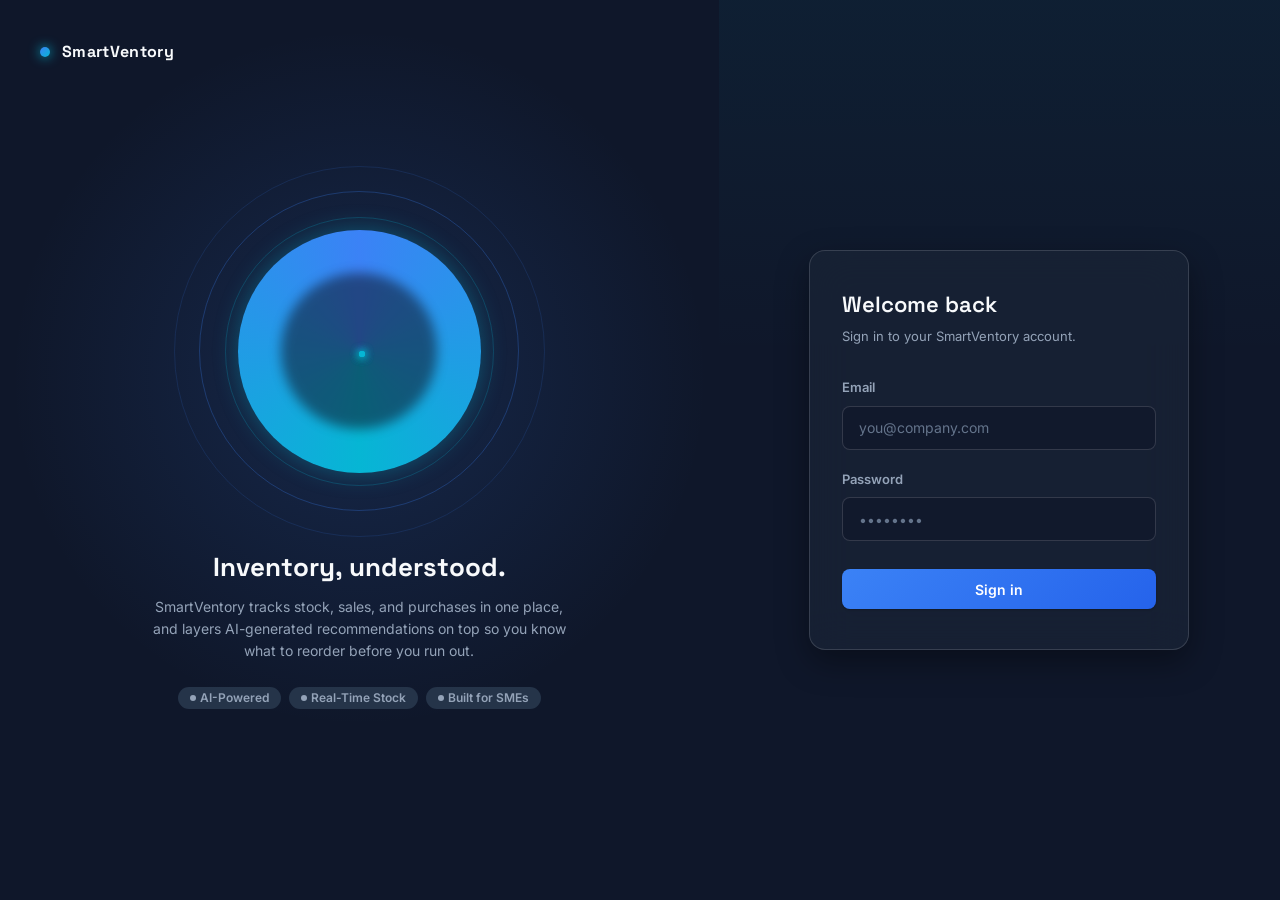
<file: frontend/index.html>
<!DOCTYPE html>
<html lang="en">
<head>
  <meta charset="UTF-8" />
  <meta name="viewport" content="width=device-width, initial-scale=1.0" />
  <title>SmartVentory</title>
  <link rel="stylesheet" href="css/main.css" />
  <link rel="stylesheet" href="css/components.css" />
  <style>
    /* Minimal — this page is only ever visible for a split second
       before the redirect fires. */
    body {
      display: flex;
      align-items: center;
      justify-content: center;
      min-height: 100vh;
    }
  </style>
</head>
<body>
  <div class="neural-orb neural-orb--sm">
    <div class="neural-orb__ring"></div>
    <div class="neural-orb__core"></div>
    <div class="neural-orb__node"></div>
  </div>

  <script type="module">
    import { isAuthenticated } from './js/auth.js';
    window.location.replace(isAuthenticated() ? 'dashboard.html' : 'login.html');
  </script>
</body>
</html>
</file>
<file: frontend/css/main.css>
@import url('https://fonts.googleapis.com/css2?family=Space+Grotesk:wght@500;600;700&family=Inter:wght@400;500;600;700&family=JetBrains+Mono:wght@400;500&display=swap');

/* ============================================================
   SmartVentory — Design Tokens
   Single source of truth for color, type, spacing, radius,
   shadow, and motion. Every page and component file consumes
   these — do not hardcode raw values anywhere else.
   ============================================================ */

:root {
  /* --- Color: surfaces --- */
  --bg: #0F172A;
  --bg-elevated: #131E33;
  --surface: #1E293B;
  --surface-hover: #253449;
  --border: rgba(255, 255, 255, 0.08);
  --border-strong: rgba(255, 255, 255, 0.14);

  /* --- Color: brand --- */
  --primary: #3B82F6;
  --primary-dim: #2563EB;
  --accent: #06B6D4;

  /* --- Color: semantic --- */
  --success: #10B981;
  --success-bg: rgba(16, 185, 129, 0.12);
  --warning: #F59E0B;
  --warning-bg: rgba(245, 158, 11, 0.12);
  --danger: #EF4444;
  --danger-bg: rgba(239, 68, 68, 0.12);

  /* --- Color: text --- */
  --text-primary: #F8FAFC;
  --text-secondary: #94A3B8;
  --text-muted: #64748B;

  /* --- Typography --- */
  --font-display: 'Space Grotesk', sans-serif;
  --font-body: 'Inter', sans-serif;
  --font-mono: 'JetBrains Mono', monospace;

  /* --- Spacing (4px base scale) --- */
  --space-1: 4px;
  --space-2: 8px;
  --space-3: 12px;
  --space-4: 16px;
  --space-5: 20px;
  --space-6: 24px;
  --space-8: 32px;
  --space-10: 40px;
  --space-12: 48px;
  --space-16: 64px;

  /* --- Radius --- */
  --radius-sm: 8px;
  --radius-md: 12px;
  --radius-lg: 16px;
  --radius-full: 999px;

  /* --- Shadow --- */
  --shadow-sm: 0 1px 2px rgba(0, 0, 0, 0.24);
  --shadow-md: 0 4px 16px rgba(0, 0, 0, 0.28);
  --shadow-lg: 0 12px 32px rgba(0, 0, 0, 0.36);
  --shadow-glow-primary: 0 0 0 1px rgba(59, 130, 246, 0.4), 0 8px 24px rgba(59, 130, 246, 0.28);
  --shadow-glow-accent: 0 0 24px rgba(6, 182, 212, 0.35);

  /* --- Motion --- */
  --ease-out: cubic-bezier(0.16, 1, 0.3, 1);
  --duration-fast: 120ms;
  --duration-base: 200ms;
  --duration-slow: 400ms;

  /* --- Layout --- */
  --sidebar-width: 240px;
  --sidebar-width-collapsed: 76px;
  --header-height: 68px;
}

/* ============================================================
   Reset
   ============================================================ */

*,
*::before,
*::after {
  box-sizing: border-box;
  margin: 0;
  padding: 0;
}

html {
  -webkit-text-size-adjust: 100%;
}

body {
  background: var(--bg);
  color: var(--text-primary);
  font-family: var(--font-body);
  font-size: 14px;
  line-height: 1.5;
  -webkit-font-smoothing: antialiased;
  min-height: 100vh;
}

img,
svg {
  display: block;
  max-width: 100%;
}

a {
  color: inherit;
  text-decoration: none;
}

button,
input,
select,
textarea {
  font: inherit;
  color: inherit;
  background: none;
  border: none;
}

button {
  cursor: pointer;
}

ul,
ol {
  list-style: none;
}

table {
  border-collapse: collapse;
}

/* ============================================================
   Base typography
   ============================================================ */

h1, h2, h3, h4, h5, h6 {
  font-family: var(--font-display);
  font-weight: 600;
  line-height: 1.25;
  color: var(--text-primary);
}

h1 { font-size: 28px; font-weight: 700; }
h2 { font-size: 22px; font-weight: 600; }
h3 { font-size: 18px; font-weight: 600; }

p {
  color: var(--text-secondary);
}

.text-mono {
  font-family: var(--font-mono);
}

.text-secondary {
  color: var(--text-secondary);
}

.text-muted {
  color: var(--text-muted);
}

/* ============================================================
   Focus states — visible everywhere, keyboard-navigable
   ============================================================ */

:focus-visible {
  outline: 2px solid var(--primary);
  outline-offset: 2px;
  border-radius: var(--radius-sm);
}

/* ============================================================
   Reduced motion — respected globally
   ============================================================ */

@media (prefers-reduced-motion: reduce) {
  *,
  *::before,
  *::after {
    animation-duration: 0.001ms !important;
    animation-iteration-count: 1 !important;
    transition-duration: 0.001ms !important;
    scroll-behavior: auto !important;
  }
}

/* ============================================================
   Layout utilities
   ============================================================ */

.container-centered {
  min-height: 100vh;
  display: flex;
  align-items: center;
  justify-content: center;
  padding: var(--space-6);
}

.visually-hidden {
  position: absolute;
  width: 1px;
  height: 1px;
  overflow: hidden;
  clip: rect(0 0 0 0);
  white-space: nowrap;
}

.hidden {
  display: none !important;
}
</file>
<file: frontend/css/components.css>
/* ============================================================
   SmartVentory — Shared Components
   Consumes tokens from main.css. Every page pulls from here for
   buttons, cards, badges, toasts, skeletons, and the neural orb.
   ============================================================ */

/* ============================================================
   Buttons
   ============================================================ */

.btn {
  display: inline-flex;
  align-items: center;
  justify-content: center;
  gap: var(--space-2);
  height: 40px;
  padding: 0 var(--space-5);
  border-radius: var(--radius-sm);
  font-family: var(--font-body);
  font-size: 14px;
  font-weight: 600;
  white-space: nowrap;
  transition: transform var(--duration-fast) var(--ease-out),
              box-shadow var(--duration-base) var(--ease-out),
              background var(--duration-base) var(--ease-out),
              border-color var(--duration-base) var(--ease-out);
}

.btn:active {
  transform: scale(0.97);
}

.btn:disabled {
  opacity: 0.5;
  cursor: not-allowed;
  transform: none;
}

.btn-primary {
  color: #fff;
  background: linear-gradient(135deg, var(--primary) 0%, var(--primary-dim) 100%);
  box-shadow: var(--shadow-sm);
}

.btn-primary:hover:not(:disabled) {
  box-shadow: var(--shadow-glow-primary);
  transform: translateY(-1px) scale(1.015);
}

.btn-secondary {
  color: var(--text-primary);
  background: var(--surface);
  border: 1px solid var(--border-strong);
}

.btn-secondary:hover:not(:disabled) {
  background: var(--surface-hover);
  border-color: var(--primary);
  transform: translateY(-1px);
}

.btn-ghost {
  color: var(--text-secondary);
  background: transparent;
}

.btn-ghost:hover:not(:disabled) {
  color: var(--text-primary);
  background: var(--surface);
}

.btn-danger {
  color: var(--danger);
  background: var(--danger-bg);
  border: 1px solid rgba(239, 68, 68, 0.24);
}

.btn-danger:hover:not(:disabled) {
  background: rgba(239, 68, 68, 0.2);
}

.btn-sm {
  height: 32px;
  padding: 0 var(--space-3);
  font-size: 13px;
}

.btn-icon {
  width: 40px;
  height: 40px;
  padding: 0;
  border-radius: var(--radius-sm);
}

.btn-icon.btn-sm {
  width: 32px;
  height: 32px;
}

.btn-block {
  width: 100%;
}

/* ============================================================
   Cards
   ============================================================ */

.card {
  background: var(--surface);
  border: 1px solid var(--border);
  border-radius: var(--radius-lg);
  padding: var(--space-6);
  transition: transform var(--duration-base) var(--ease-out),
              box-shadow var(--duration-base) var(--ease-out),
              border-color var(--duration-base) var(--ease-out);
}

.card-hover:hover {
  transform: translateY(-2px);
  box-shadow: var(--shadow-md);
  border-color: var(--border-strong);
}

/* ============================================================
   Badges
   ============================================================ */

.badge {
  display: inline-flex;
  align-items: center;
  gap: var(--space-1);
  height: 22px;
  padding: 0 var(--space-3);
  border-radius: var(--radius-full);
  font-size: 12px;
  font-weight: 600;
  line-height: 1;
  white-space: nowrap;
}

.badge::before {
  content: '';
  width: 6px;
  height: 6px;
  border-radius: 50%;
  background: currentColor;
}

.badge-success { color: var(--success); background: var(--success-bg); }
.badge-warning { color: var(--warning); background: var(--warning-bg); }
.badge-danger  { color: var(--danger);  background: var(--danger-bg); }
.badge-neutral { color: var(--text-secondary); background: var(--surface-hover); }

/* ============================================================
   Toasts
   ============================================================ */

.toast-container {
  position: fixed;
  top: var(--space-6);
  right: var(--space-6);
  z-index: 1000;
  display: flex;
  flex-direction: column;
  gap: var(--space-3);
  pointer-events: none;
}

.toast {
  pointer-events: auto;
  display: flex;
  align-items: flex-start;
  gap: var(--space-3);
  min-width: 300px;
  max-width: 380px;
  padding: var(--space-4);
  background: var(--bg-elevated);
  border: 1px solid var(--border-strong);
  border-left: 3px solid var(--primary);
  border-radius: var(--radius-md);
  box-shadow: var(--shadow-lg);
  font-size: 13px;
  color: var(--text-primary);
  animation: toast-in var(--duration-base) var(--ease-out);
}

.toast-success { border-left-color: var(--success); }
.toast-danger  { border-left-color: var(--danger); }
.toast-warning { border-left-color: var(--warning); }

.toast-exit {
  animation: toast-out var(--duration-base) var(--ease-out) forwards;
}

@keyframes toast-in {
  from { opacity: 0; transform: translateX(24px); }
  to   { opacity: 1; transform: translateX(0); }
}

@keyframes toast-out {
  from { opacity: 1; transform: translateX(0); }
  to   { opacity: 0; transform: translateX(24px); }
}

/* ============================================================
   Skeletons (loading placeholders)
   ============================================================ */

.skeleton {
  position: relative;
  overflow: hidden;
  background: var(--surface-hover);
  border-radius: var(--radius-sm);
}

.skeleton::after {
  content: '';
  position: absolute;
  inset: 0;
  transform: translateX(-100%);
  background: linear-gradient(90deg, transparent, rgba(255, 255, 255, 0.06), transparent);
  animation: skeleton-shimmer 1.6s infinite;
}

@keyframes skeleton-shimmer {
  100% { transform: translateX(100%); }
}

/* ============================================================
   Fade-in (section entrances)
   ============================================================ */

.fade-in {
  animation: fade-in-up var(--duration-slow) var(--ease-out) both;
}

@keyframes fade-in-up {
  from { opacity: 0; transform: translateY(8px); }
  to   { opacity: 1; transform: translateY(0); }
}

/* ============================================================
   Neural Orb — signature visual element
   Replaces the brief's original Spline 3D object: Claude cannot
   author Spline scenes (external web editor/account required),
   so a self-contained CSS/JS orb was built instead. See handover
   Section 15. Swap-in point for a real Spline embed later: drop
   an <iframe> inside #neural-orb, remove this block's children.
   ============================================================ */

.neural-orb {
  position: relative;
  width: 320px;
  height: 320px;
}

.neural-orb--sm {
  width: 40px;
  height: 40px;
}

.neural-orb__core {
  position: absolute;
  inset: 12%;
  border-radius: 50%;
  background: conic-gradient(from 0deg, var(--primary), var(--accent), var(--primary));
  filter: blur(0.5px);
  box-shadow: var(--shadow-glow-accent);
  animation: orb-rotate 14s linear infinite;
}

.neural-orb--sm .neural-orb__core {
  animation-duration: 28s;
}

.neural-orb__core::after {
  content: '';
  position: absolute;
  inset: 18%;
  border-radius: 50%;
  background: var(--bg);
  filter: blur(6px);
  opacity: 0.55;
}

.neural-orb__ring {
  position: absolute;
  inset: 0;
  border-radius: 50%;
  border: 1px solid rgba(59, 130, 246, 0.28);
  animation: orb-pulse 3.6s ease-in-out infinite;
}

.neural-orb__ring:nth-child(2) {
  inset: 8%;
  border-color: rgba(6, 182, 212, 0.22);
  animation-delay: 0.6s;
}

.neural-orb__ring:nth-child(3) {
  inset: -8%;
  border-color: rgba(59, 130, 246, 0.14);
  animation-delay: 1.2s;
}

.neural-orb__node {
  position: absolute;
  width: 6px;
  height: 6px;
  border-radius: 50%;
  background: var(--accent);
  box-shadow: 0 0 8px var(--accent);
  top: 50%;
  left: 50%;
  animation: node-orbit 9s linear infinite;
}

.neural-orb--sm .neural-orb__node {
  width: 3px;
  height: 3px;
  animation-duration: 16s;
}

.neural-orb__node:nth-child(4) { animation-delay: 0s; }
.neural-orb__node:nth-child(5) { animation-delay: -3s; animation-duration: 11s; }
.neural-orb__node:nth-child(6) { animation-delay: -6s; animation-duration: 7.5s; }

@keyframes orb-rotate {
  from { transform: rotate(0deg); }
  to   { transform: rotate(360deg); }
}

@keyframes orb-pulse {
  0%, 100% { transform: scale(1); opacity: 0.6; }
  50%      { transform: scale(1.04); opacity: 1; }
}

@keyframes node-orbit {
  from { transform: rotate(0deg) translateX(150px) rotate(0deg); }
  to   { transform: rotate(360deg) translateX(150px) rotate(-360deg); }
}

.neural-orb--sm .neural-orb__node {
  animation-name: node-orbit-sm;
}

@keyframes node-orbit-sm {
  from { transform: rotate(0deg) translateX(19px) rotate(0deg); }
  to   { transform: rotate(360deg) translateX(19px) rotate(-360deg); }
}

/* ============================================================
   Modals — create/edit forms for every CRUD page
   ============================================================ */

.modal-overlay {
  position: fixed;
  inset: 0;
  z-index: 200;
  display: flex;
  align-items: center;
  justify-content: center;
  padding: var(--space-6);
  background: rgba(15, 23, 42, 0.72);
  backdrop-filter: blur(4px);
  -webkit-backdrop-filter: blur(4px);
  animation: fade-in-up var(--duration-base) var(--ease-out);
}

.modal {
  width: 100%;
  max-width: 520px;
  max-height: 88vh;
  display: flex;
  flex-direction: column;
  background: var(--bg-elevated);
  border: 1px solid var(--border-strong);
  border-radius: var(--radius-lg);
  box-shadow: var(--shadow-lg);
}

.modal__header {
  display: flex;
  align-items: center;
  justify-content: space-between;
  padding: var(--space-5) var(--space-6);
  border-bottom: 1px solid var(--border);
}

.modal__close {
  width: 32px;
  height: 32px;
  border-radius: var(--radius-sm);
  color: var(--text-secondary);
  display: flex;
  align-items: center;
  justify-content: center;
}

.modal__close:hover {
  background: var(--surface);
  color: var(--text-primary);
}

.modal__body {
  padding: var(--space-6);
  overflow-y: auto;
}

.modal__footer {
  display: flex;
  justify-content: flex-end;
  gap: var(--space-3);
  padding: var(--space-5) var(--space-6);
  border-top: 1px solid var(--border);
}
</file>
<file: frontend/css/layout.css>
/* ============================================================
   SmartVentory — App Shell Layout
   Sidebar + header, shared across every authenticated page via
   layout.js. Consumes tokens from main.css.
   ============================================================ */

.app-shell {
  display: flex;
  min-height: 100vh;
}

/* ============================================================
   Sidebar
   ============================================================ */

.sidebar {
  position: fixed;
  top: 0;
  left: 0;
  bottom: 0;
  width: var(--sidebar-width);
  display: flex;
  flex-direction: column;
  background: var(--bg-elevated);
  border-right: 1px solid var(--border);
  padding: var(--space-5) var(--space-3);
  transition: width var(--duration-base) var(--ease-out);
  z-index: 100;
}

.app-shell--collapsed .sidebar {
  width: var(--sidebar-width-collapsed);
}

.sidebar__brand {
  display: flex;
  align-items: center;
  gap: var(--space-3);
  padding: var(--space-2) var(--space-3);
  margin-bottom: var(--space-6);
  overflow: hidden;
}

.sidebar__brand-dot {
  flex-shrink: 0;
  width: 10px;
  height: 10px;
  border-radius: 50%;
  background: linear-gradient(135deg, var(--primary), var(--accent));
  box-shadow: 0 0 10px var(--accent);
}

.sidebar__brand-name {
  font-family: var(--font-display);
  font-weight: 700;
  font-size: 15px;
  white-space: nowrap;
}

.sidebar__nav {
  display: flex;
  flex-direction: column;
  gap: var(--space-1);
  flex: 1;
  overflow-y: auto;
}

.sidebar__footer {
  display: flex;
  flex-direction: column;
  gap: var(--space-1);
  padding-top: var(--space-3);
  border-top: 1px solid var(--border);
}

.nav-item {
  display: flex;
  align-items: center;
  gap: var(--space-3);
  height: 40px;
  padding: 0 var(--space-3);
  border-radius: var(--radius-sm);
  color: var(--text-secondary);
  font-size: 13.5px;
  font-weight: 500;
  white-space: nowrap;
  overflow: hidden;
  width: 100%;
  transition: background var(--duration-fast) var(--ease-out),
              color var(--duration-fast) var(--ease-out);
}

.nav-item__icon {
  flex-shrink: 0;
  display: flex;
}

.nav-item:hover {
  background: var(--surface);
  color: var(--text-primary);
}

.nav-item--active {
  background: var(--surface);
  color: var(--text-primary);
  position: relative;
}

.nav-item--active::before {
  content: '';
  position: absolute;
  left: -12px;
  top: 8px;
  bottom: 8px;
  width: 3px;
  border-radius: var(--radius-full);
  background: linear-gradient(180deg, var(--primary), var(--accent));
}

.nav-item--active .nav-item__icon {
  color: var(--primary);
}

.nav-item--disabled {
  opacity: 0.4;
  cursor: not-allowed;
}

.nav-item--button {
  cursor: pointer;
}

.app-shell--collapsed .nav-item__label,
.app-shell--collapsed .sidebar__brand-name {
  display: none;
}

.app-shell--collapsed .nav-item,
.app-shell--collapsed .sidebar__brand {
  justify-content: center;
  padding: 0;
}

.sidebar__collapse-toggle {
  position: absolute;
  top: var(--space-6);
  right: -12px;
  width: 24px;
  height: 24px;
  border-radius: 50%;
  background: var(--surface);
  border: 1px solid var(--border-strong);
  color: var(--text-secondary);
  display: flex;
  align-items: center;
  justify-content: center;
  transition: transform var(--duration-base) var(--ease-out);
}

.sidebar__collapse-toggle:hover {
  color: var(--text-primary);
  border-color: var(--primary);
}

.app-shell--collapsed .sidebar__collapse-toggle svg {
  transform: rotate(180deg);
}

/* ============================================================
   Main column (header + page content)
   ============================================================ */

.app-main {
  flex: 1;
  margin-left: var(--sidebar-width);
  min-width: 0;
  transition: margin-left var(--duration-base) var(--ease-out);
}

.app-shell--collapsed .app-main {
  margin-left: var(--sidebar-width-collapsed);
}

.header {
  position: sticky;
  top: 0;
  height: var(--header-height);
  display: flex;
  align-items: center;
  gap: var(--space-6);
  padding: 0 var(--space-8);
  background: rgba(15, 23, 42, 0.85);
  backdrop-filter: blur(12px);
  -webkit-backdrop-filter: blur(12px);
  border-bottom: 1px solid var(--border);
  z-index: 90;
}

.header__title {
  font-size: 18px;
  white-space: nowrap;
}

.header__search {
  flex: 1;
  max-width: 360px;
  display: flex;
  align-items: center;
  gap: var(--space-2);
  height: 38px;
  padding: 0 var(--space-3);
  background: rgba(30, 41, 59, 0.5);
  backdrop-filter: blur(8px);
  -webkit-backdrop-filter: blur(8px);
  border: 1px solid var(--border);
  border-radius: var(--radius-sm);
  color: var(--text-muted);
  transition: border-color var(--duration-base) var(--ease-out),
              box-shadow var(--duration-base) var(--ease-out),
              transform var(--duration-base) var(--ease-out);
}

.header__search:hover {
  border-color: var(--border-strong);
}

.header__search:focus-within {
  border-color: var(--primary);
  box-shadow: 0 0 0 3px rgba(59, 130, 246, 0.16), 0 0 20px rgba(59, 130, 246, 0.12);
  transform: scale(1.01);
}

.header__search-kbd {
  flex-shrink: 0;
  padding: 2px 6px;
  border-radius: 4px;
  background: var(--surface-hover);
  border: 1px solid var(--border-strong);
  font-family: var(--font-mono);
  font-size: 10px;
  color: var(--text-muted);
  transition: opacity var(--duration-fast) var(--ease-out);
}

.header__search:focus-within .header__search-kbd {
  opacity: 0;
}

.header__search input {
  flex: 1;
  background: none;
  color: var(--text-primary);
  font-size: 13px;
}

.header__search input::placeholder {
  color: var(--text-muted);
}

.header__actions {
  display: flex;
  align-items: center;
  gap: var(--space-4);
  margin-left: auto;
}

.header__icon-btn {
  width: 36px;
  height: 36px;
  display: flex;
  align-items: center;
  justify-content: center;
  border-radius: var(--radius-sm);
  color: var(--text-secondary);
}

.header__icon-btn:not(:disabled):hover {
  background: var(--surface);
  color: var(--text-primary);
}

.header__icon-btn:disabled {
  opacity: 0.45;
  cursor: not-allowed;
}

.header__user {
  display: flex;
  align-items: center;
  gap: var(--space-3);
  padding-left: var(--space-4);
  border-left: 1px solid var(--border);
}

.header__user-avatar {
  width: 32px;
  height: 32px;
  border-radius: 50%;
  display: flex;
  align-items: center;
  justify-content: center;
  background: linear-gradient(135deg, var(--primary), var(--accent));
  color: #fff;
  font-size: 12px;
  font-weight: 700;
}

.header__user-name {
  font-size: 13px;
  font-weight: 600;
  white-space: nowrap;
}

.page-content {
  padding: var(--space-8);
}

/* ============================================================
   Responsive — sidebar auto-collapses below a laptop breakpoint
   ============================================================ */

@media (max-width: 1024px) {
  .app-shell:not(.app-shell--collapsed) .sidebar {
    width: var(--sidebar-width-collapsed);
  }
  .app-shell:not(.app-shell--collapsed) .nav-item__label,
  .app-shell:not(.app-shell--collapsed) .sidebar__brand-name {
    display: none;
  }
  .app-shell:not(.app-shell--collapsed) .nav-item,
  .app-shell:not(.app-shell--collapsed) .sidebar__brand {
    justify-content: center;
    padding: 0;
  }
  .app-shell:not(.app-shell--collapsed) .app-main {
    margin-left: var(--sidebar-width-collapsed);
  }
  .header__search {
    display: none;
  }
}

@media (max-width: 640px) {
  .page-content {
    padding: var(--space-4);
  }
  .header {
    padding: 0 var(--space-4);
  }
}

/* ============================================================
   Sidebar intelligence (v2): custom tooltips, active indicator
   glow, icon hover motion, page transitions.
   ============================================================ */

/* --- Icon hover: float, scale, subtle glow --- */

.nav-item__icon {
  transition: transform var(--duration-base) var(--ease-out),
              filter var(--duration-base) var(--ease-out);
}

.nav-item:hover .nav-item__icon {
  transform: translateY(-1px) scale(1.08);
  filter: drop-shadow(0 0 6px rgba(59, 130, 246, 0.45));
}

.nav-item--active .nav-item__icon {
  color: var(--primary);
}

/* --- Active indicator: gradient bar with a slow pulse --- */

.nav-item--active::before {
  animation: active-bar-pulse 2.4s ease-in-out infinite;
}

@keyframes active-bar-pulse {
  0%, 100% { opacity: 1; box-shadow: 0 0 6px rgba(59, 130, 246, 0.5); }
  50%      { opacity: 0.75; box-shadow: 0 0 10px rgba(59, 130, 246, 0.7); }
}

/* --- Custom floating sidebar tooltip --- */

.sidebar-tooltip {
  position: fixed;
  top: 0;
  left: 0;
  z-index: 300;
  transform: translateY(-50%) translateX(-6px);
  padding: var(--space-2) var(--space-3);
  border-radius: var(--radius-sm);
  background: rgba(19, 30, 51, 0.85);
  border: 1px solid rgba(255, 255, 255, 0.12);
  backdrop-filter: blur(12px);
  -webkit-backdrop-filter: blur(12px);
  box-shadow: 0 8px 24px rgba(0, 0, 0, 0.3), 0 0 14px rgba(59, 130, 246, 0.1);
  opacity: 0;
  pointer-events: none;
  transition: opacity 180ms var(--ease-out), transform 180ms var(--ease-out);
  white-space: nowrap;
  max-width: 220px;
}

.sidebar-tooltip--visible {
  opacity: 1;
  transform: translateY(-50%) translateX(0);
}

.sidebar-tooltip__label {
  font-size: 12.5px;
  font-weight: 600;
  color: var(--text-primary);
}

.sidebar-tooltip__hint {
  font-size: 11px;
  color: var(--text-secondary);
  white-space: normal;
  max-width: 200px;
  margin-top: 2px;
  max-height: 0;
  opacity: 0;
  overflow: hidden;
  transition: opacity 220ms var(--ease-out), max-height 220ms var(--ease-out);
}

.sidebar-tooltip--hint-visible .sidebar-tooltip__hint {
  opacity: 1;
  max-height: 40px;
}

/* --- Page transitions (multi-page app — real navigation, not SPA) --- */

body {
  transition: opacity 180ms var(--ease-out);
}

.page-transition-enter {
  opacity: 0;
}

.page-transition-exit {
  opacity: 0;
}

@media (prefers-reduced-motion: reduce) {
  body,
  .sidebar-tooltip,
  .nav-item--active::before,
  .nav-item__icon {
    transition: none !important;
    animation: none !important;
  }
}

/* ============================================================
   Notification bell + panel
   ============================================================ */

.notification-bell-wrap {
  position: relative;
}

.header__icon-btn {
  position: relative;
}

.notification-badge {
  position: absolute;
  top: 2px;
  right: 2px;
  min-width: 16px;
  height: 16px;
  padding: 0 3px;
  border-radius: var(--radius-full);
  background: var(--danger);
  color: #fff;
  font-size: 10px;
  font-weight: 700;
  line-height: 16px;
  text-align: center;
  box-shadow: 0 0 0 2px var(--bg-elevated);
}

.notification-badge--bounce {
  animation: badge-bounce 500ms var(--ease-out);
}

@keyframes badge-bounce {
  0%   { transform: scale(0.6); }
  50%  { transform: scale(1.25); }
  100% { transform: scale(1); }
}

.notification-panel {
  position: fixed;
  z-index: 300;
  width: 340px;
  max-height: 420px;
  display: flex;
  flex-direction: column;
  background: rgba(19, 30, 51, 0.9);
  border: 1px solid rgba(255, 255, 255, 0.12);
  border-radius: var(--radius-lg);
  backdrop-filter: blur(20px);
  -webkit-backdrop-filter: blur(20px);
  box-shadow: 0 16px 48px rgba(0, 0, 0, 0.35), 0 0 24px rgba(59, 130, 246, 0.08);
  opacity: 0;
  transform: translateY(-8px) scale(0.98);
  transition: opacity 180ms var(--ease-out), transform 180ms var(--ease-out);
}

.notification-panel--visible {
  opacity: 1;
  transform: translateY(0) scale(1);
}

.notification-panel__header {
  display: flex;
  align-items: center;
  justify-content: space-between;
  padding: var(--space-4) var(--space-5);
  border-bottom: 1px solid var(--border);
  font-size: 13px;
  font-weight: 600;
  color: var(--text-primary);
}

.notification-panel__actions {
  display: flex;
  gap: var(--space-3);
}

.notification-panel__actions button {
  font-size: 11.5px;
  color: var(--text-secondary);
  font-weight: 500;
}

.notification-panel__actions button:hover {
  color: var(--primary);
}

.notification-panel__list {
  overflow-y: auto;
  padding: var(--space-2);
}

.notification-card {
  display: flex;
  gap: var(--space-3);
  padding: var(--space-3);
  border-radius: var(--radius-sm);
  transition: background var(--duration-fast) var(--ease-out);
}

.notification-card:hover {
  background: var(--surface);
}

.notification-card--unread {
  background: rgba(59, 130, 246, 0.06);
  box-shadow: inset 2px 0 0 var(--primary);
}

.notification-card__icon {
  flex-shrink: 0;
  font-size: 18px;
  line-height: 1;
  margin-top: 2px;
}

.notification-card__title {
  font-size: 13px;
  font-weight: 600;
  color: var(--text-primary);
}

.notification-card__desc {
  font-size: 12px;
  color: var(--text-secondary);
  margin-top: 2px;
}

.notification-card__time {
  font-size: 11px;
  color: var(--text-muted);
  margin-top: 4px;
}

.notification-panel__empty {
  text-align: center;
  padding: var(--space-8) var(--space-6);
}

.notification-panel__empty-icon {
  font-size: 28px;
  margin-bottom: var(--space-3);
}

.notification-panel__empty-title {
  font-size: 13.5px;
  font-weight: 600;
  color: var(--text-primary);
  margin-bottom: var(--space-2);
}

.notification-panel__empty-text {
  font-size: 12.5px;
  color: var(--text-muted);
}
</file>
<file: frontend/css/forms.css>
/* ============================================================
   SmartVentory — Forms
   Shared input/select/validation styling for every create/edit
   modal across the app (Products, Categories, Suppliers, Units,
   Purchases, Sales). login.html predates this file and keeps its
   own scoped copy of the same look — if you touch one, check the
   other stays visually consistent.
   ============================================================ */

.form-grid {
  display: grid;
  grid-template-columns: 1fr;
  gap: var(--space-5);
}

.form-row {
  display: grid;
  grid-template-columns: 1fr 1fr;
  gap: var(--space-4);
}

.field {
  display: flex;
  flex-direction: column;
}

.field label {
  font-size: 13px;
  font-weight: 600;
  color: var(--text-secondary);
  margin-bottom: var(--space-2);
}

.field label .field-optional {
  font-weight: 400;
  color: var(--text-muted);
}

.field input,
.field select,
.field textarea {
  width: 100%;
  min-height: 44px;
  padding: 0 var(--space-4);
  background: var(--surface);
  border: 1px solid var(--border-strong);
  border-radius: var(--radius-sm);
  color: var(--text-primary);
  font-size: 14px;
  transition: border-color var(--duration-base) var(--ease-out),
              box-shadow var(--duration-base) var(--ease-out);
}

.field textarea {
  min-height: 88px;
  padding: var(--space-3) var(--space-4);
  resize: vertical;
}

.field select {
  appearance: none;
  background-image: url("data:image/svg+xml,%3Csvg xmlns='http://www.w3.org/2000/svg' width='16' height='16' viewBox='0 0 24 24' fill='none' stroke='%2394A3B8' stroke-width='2' stroke-linecap='round' stroke-linejoin='round'%3E%3Cpath d='m6 9 6 6 6-6'/%3E%3C/svg%3E");
  background-repeat: no-repeat;
  background-position: right var(--space-3) center;
  padding-right: var(--space-8);
}

.field input::placeholder,
.field textarea::placeholder {
  color: var(--text-muted);
}

.field input:focus-visible,
.field select:focus-visible,
.field textarea:focus-visible {
  border-color: var(--primary);
  box-shadow: 0 0 0 3px rgba(59, 130, 246, 0.18);
}

.field input[aria-invalid="true"],
.field select[aria-invalid="true"],
.field textarea[aria-invalid="true"] {
  border-color: var(--danger);
}

.field input:disabled,
.field select:disabled,
.field textarea:disabled {
  opacity: 0.55;
  cursor: not-allowed;
}

.field-hint {
  margin-top: var(--space-2);
  font-size: 12px;
  color: var(--text-muted);
}

.field-error {
  display: none;
  align-items: center;
  gap: var(--space-1);
  margin-top: var(--space-2);
  font-size: 12px;
  color: var(--danger);
}

.field-error.visible {
  display: flex;
}

.field-success {
  color: var(--success);
}

/* --- Toggle switch (used for is_active-style booleans) --- */

.toggle {
  display: inline-flex;
  align-items: center;
  gap: var(--space-3);
  cursor: pointer;
}

.toggle input {
  display: none;
}

.toggle__track {
  width: 40px;
  height: 22px;
  border-radius: var(--radius-full);
  background: var(--surface-hover);
  border: 1px solid var(--border-strong);
  position: relative;
  transition: background var(--duration-base) var(--ease-out);
}

.toggle__track::after {
  content: '';
  position: absolute;
  top: 2px;
  left: 2px;
  width: 16px;
  height: 16px;
  border-radius: 50%;
  background: var(--text-secondary);
  transition: transform var(--duration-base) var(--ease-out),
              background var(--duration-base) var(--ease-out);
}

.toggle input:checked + .toggle__track {
  background: rgba(59, 130, 246, 0.28);
  border-color: var(--primary);
}

.toggle input:checked + .toggle__track::after {
  transform: translateX(18px);
  background: var(--primary);
}

/* --- Generic top-of-form alert (used for server-side errors) --- */

.form-alert {
  display: none;
  align-items: center;
  gap: var(--space-2);
  padding: var(--space-3) var(--space-4);
  margin-bottom: var(--space-5);
  background: var(--danger-bg);
  border: 1px solid rgba(239, 68, 68, 0.24);
  border-radius: var(--radius-sm);
  color: var(--danger);
  font-size: 13px;
}

.form-alert.visible {
  display: flex;
}

@media (max-width: 560px) {
  .form-row {
    grid-template-columns: 1fr;
  }
}
</file>
<file: frontend/css/tables.css>
/* ============================================================
   SmartVentory — Data Tables
   Shared table styling for every CRUD page (Products, Categories,
   Suppliers, Units, Inventory, and — with row markup adapted —
   Purchases/Sales history).
   ============================================================ */

.table-toolbar {
  display: flex;
  align-items: center;
  gap: var(--space-4);
  margin-bottom: var(--space-5);
  flex-wrap: wrap;
}

.table-search {
  flex: 1;
  min-width: 220px;
  max-width: 340px;
  display: flex;
  align-items: center;
  gap: var(--space-2);
  height: 40px;
  padding: 0 var(--space-4);
  background: var(--surface);
  border: 1px solid var(--border-strong);
  border-radius: var(--radius-sm);
  color: var(--text-muted);
}

.table-search input {
  flex: 1;
  background: none;
  color: var(--text-primary);
  font-size: 13.5px;
}

.table-search input::placeholder {
  color: var(--text-muted);
}

.table-toolbar__spacer {
  flex: 1;
}

.table-filter {
  height: 40px;
  padding: 0 var(--space-4);
  background: var(--surface);
  border: 1px solid var(--border-strong);
  border-radius: var(--radius-sm);
  color: var(--text-primary);
  font-size: 13.5px;
}

/* --- Table --- */

.table-wrap {
  overflow-x: auto;
  background: var(--surface);
  border: 1px solid var(--border);
  border-radius: var(--radius-lg);
}

table.data-table {
  width: 100%;
  min-width: 640px;
  border-collapse: separate;
  border-spacing: 0;
}

.data-table thead th {
  text-align: left;
  font-size: 11.5px;
  font-weight: 600;
  text-transform: uppercase;
  letter-spacing: 0.04em;
  color: var(--text-muted);
  padding: var(--space-4) var(--space-5);
  background: var(--bg-elevated);
  border-bottom: 1px solid var(--border);
  white-space: nowrap;
}

.data-table th[data-sortable] {
  cursor: pointer;
  user-select: none;
}

.data-table th[data-sortable]:hover {
  color: var(--text-secondary);
}

.data-table th .sort-arrow {
  display: inline-block;
  margin-left: var(--space-1);
  opacity: 0.4;
  font-size: 10px;
}

.data-table th[data-sort-active] .sort-arrow {
  opacity: 1;
  color: var(--primary);
}

.data-table tbody td {
  padding: var(--space-4) var(--space-5);
  font-size: 13.5px;
  color: var(--text-primary);
  border-bottom: 1px solid var(--border);
  vertical-align: middle;
}

.data-table tbody tr:last-child td {
  border-bottom: none;
}

.data-table tbody tr {
  transition: background var(--duration-fast) var(--ease-out);
}

.data-table tbody tr:hover {
  background: var(--surface);
}

.data-table td.cell-muted {
  color: var(--text-secondary);
}

.data-table td.cell-mono {
  font-family: var(--font-mono);
  font-size: 12.5px;
  color: var(--text-secondary);
}

.table-row-actions {
  display: flex;
  align-items: center;
  gap: var(--space-2);
  justify-content: flex-end;
}

.table-empty,
.table-loading {
  padding: var(--space-12) var(--space-6);
  text-align: center;
  color: var(--text-muted);
  font-size: 13.5px;
}

/* --- Pagination --- */

.table-pagination {
  display: flex;
  align-items: center;
  justify-content: space-between;
  margin-top: var(--space-5);
  font-size: 13px;
  color: var(--text-secondary);
}

.table-pagination__controls {
  display: flex;
  align-items: center;
  gap: var(--space-2);
}

.table-pagination__page {
  min-width: 32px;
  height: 32px;
  padding: 0 var(--space-2);
}

@media (max-width: 640px) {
  .table-toolbar {
    flex-direction: column;
    align-items: stretch;
  }
  .table-search {
    max-width: none;
  }
}
</file>
<file: frontend/css/reports.css>
/* ============================================================
   SmartVentory — Reports
   ============================================================ */

.date-range-bar {
  display: flex;
  align-items: flex-end;
  gap: var(--space-4);
  margin-bottom: var(--space-6);
  flex-wrap: wrap;
}

.date-range-bar .field {
  width: 170px;
}

.report-section {
  margin-bottom: var(--space-8);
}

.report-section__header {
  display: flex;
  align-items: center;
  justify-content: space-between;
  margin-bottom: var(--space-5);
  flex-wrap: wrap;
  gap: var(--space-3);
}

.summary-cards {
  display: grid;
  grid-template-columns: repeat(2, 1fr);
  gap: var(--space-5);
  margin-bottom: var(--space-8);
}

.summary-stats-grid {
  display: grid;
  grid-template-columns: repeat(auto-fit, minmax(120px, 1fr));
  gap: var(--space-4);
}

@media (max-width: 900px) {
  .summary-cards {
    grid-template-columns: 1fr;
  }
}
</file>
<file: frontend/css/ai-insights.css>
/* ============================================================
   SmartVentory — AI Insights
   ============================================================ */

.ai-health-grid {
  display: grid;
  grid-template-columns: repeat(3, 1fr);
  gap: var(--space-5);
  margin-bottom: var(--space-8);
}

.ai-health-card {
  text-align: center;
}

.ai-health-card__value {
  font-family: var(--font-display);
  font-size: 32px;
  font-weight: 700;
  background: linear-gradient(135deg, var(--primary), var(--accent));
  -webkit-background-clip: text;
  background-clip: text;
  color: transparent;
}

.ai-health-card__label {
  font-size: 12.5px;
  color: var(--text-secondary);
  font-weight: 600;
  text-transform: uppercase;
  letter-spacing: 0.03em;
  margin-top: var(--space-2);
}

.generate-panel {
  background: linear-gradient(135deg, rgba(59, 130, 246, 0.08), rgba(6, 182, 212, 0.05));
  border: 1px solid var(--border-strong);
  margin-bottom: var(--space-8);
}

.generate-panel__controls {
  display: flex;
  gap: var(--space-3);
  align-items: flex-end;
  flex-wrap: wrap;
}

.generate-panel__controls .field {
  flex: 1;
  min-width: 240px;
}

@media (max-width: 900px) {
  .ai-health-grid {
    grid-template-columns: 1fr;
  }
}
</file>
